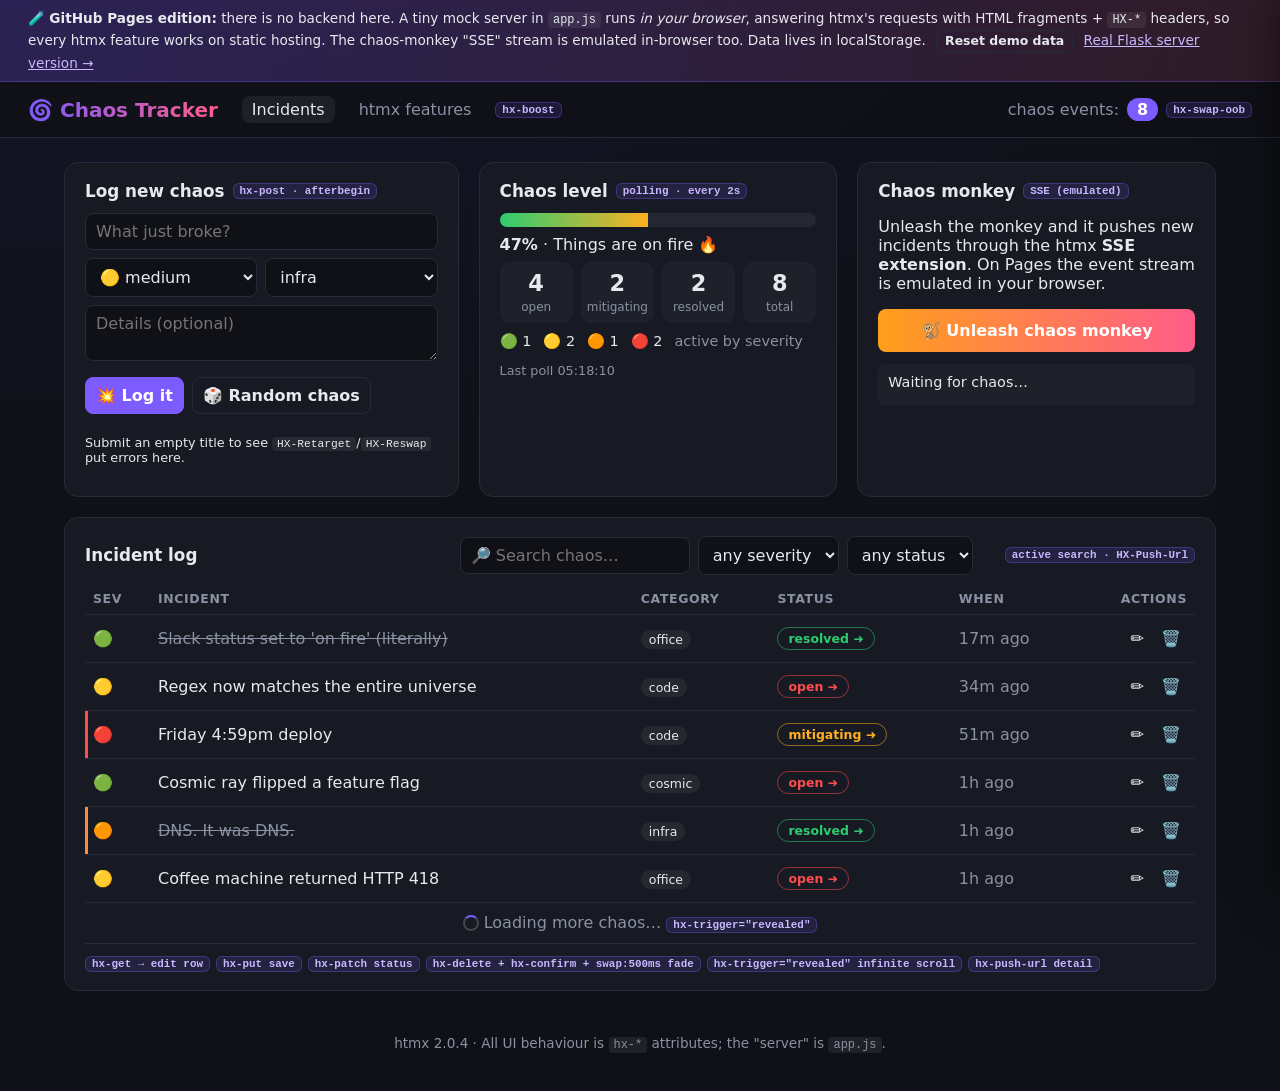
<file: docs/index.html>
<!doctype html>
<html lang="en">
<head>
  <meta charset="utf-8">
  <meta name="viewport" content="width=device-width, initial-scale=1">
  <title>Chaos Tracker · htmx demo</title>
  <link rel="icon" href="data:image/svg+xml,<svg xmlns=%22http://www.w3.org/2000/svg%22 viewBox=%220 0 100 100%22><text y=%22.9em%22 font-size=%2290%22>🌀</text></svg>">
  <link rel="stylesheet" href="style.css">
  <script src="htmx.min.js"></script>
  <script src="sse.js"></script>
  <script src="app.js"></script>
  <script src="toast.js" defer></script>
</head>
<body>
  <div id="root"><noscript>This demo needs JavaScript: htmx and an in-browser mock server power everything.</noscript></div>
  <script>ChaosApp.boot()</script>
</body>
</html>
</file>
<file: docs/style.css>
:root {
  --bg: #0f1117; --card: #171a23; --line: #262b38; --text: #e7e9ee; --muted: #8a91a3;
  --accent: #7c5cff; --accent2: #ff5c8a; --ok: #2ecc71; --warn: #ffb020; --bad: #ff4d4f;
  font-family: ui-sans-serif, system-ui, -apple-system, "Segoe UI", Roboto, sans-serif;
}
* { box-sizing: border-box; }
body { margin: 0; background: radial-gradient(1200px 600px at 10% -10%, #2a1d5c55, transparent), var(--bg); color: var(--text); }
a { color: inherit; }
code { background: #ffffff12; padding: 1px 5px; border-radius: 4px; font-size: .88em; }
.topbar { display: flex; align-items: center; gap: 24px; padding: 14px 28px; border-bottom: 1px solid var(--line); background: #0f1117cc; backdrop-filter: blur(8px); position: sticky; top: 0; z-index: 10; }
.brand { font-weight: 800; font-size: 1.25rem; text-decoration: none; background: linear-gradient(90deg, var(--accent), var(--accent2)); -webkit-background-clip: text; background-clip: text; color: transparent; }
nav { display: flex; gap: 14px; align-items: center; }
nav a { text-decoration: none; color: var(--muted); padding: 4px 10px; border-radius: 8px; }
nav a.active, nav a:hover { color: var(--text); background: #ffffff10; }
.counter-wrap { margin-left: auto; color: var(--muted); display: flex; gap: 8px; align-items: center; }
.count-pill { background: var(--accent); color: white; padding: 2px 10px; border-radius: 999px; }
main { max-width: 1200px; margin: 0 auto; padding: 24px; }
footer { text-align: center; color: var(--muted); font-size: .85rem; padding: 20px 0 40px; }
.grid { display: grid; grid-template-columns: 1.1fr 1fr 1fr; gap: 20px; margin-bottom: 20px; }
@media (max-width: 1000px) { .grid { grid-template-columns: 1fr; } }
.card { background: var(--card); border: 1px solid var(--line); border-radius: 14px; padding: 18px 20px; }
.card h2 { margin: 0 0 12px; font-size: 1.05rem; display: flex; align-items: center; gap: 8px; flex-wrap: wrap; }
.hx-badge { display: inline-block; font: 600 .68rem ui-monospace, SFMono-Regular, Menlo, monospace; color: #c9b8ff; background: #7c5cff22; border: 1px solid #7c5cff55; padding: 1px 6px; border-radius: 6px; cursor: help; white-space: nowrap; }
input, select, textarea, button { font: inherit; color: var(--text); background: #0f1117; border: 1px solid var(--line); border-radius: 8px; padding: 8px 10px; }
input:focus, select:focus, textarea:focus { outline: 2px solid var(--accent); outline-offset: -1px; }
form#new-event { display: grid; gap: 8px; }
.row2 { display: grid; grid-template-columns: 1fr 1fr; gap: 8px; }
textarea { resize: vertical; }
button { cursor: pointer; background: var(--accent); border-color: var(--accent); color: white; font-weight: 600; }
button:hover { filter: brightness(1.1); }
button.secondary { background: transparent; border-color: var(--line); color: var(--text); }
button[disabled] { opacity: .5; cursor: progress; }
button.icon { background: transparent; border: none; padding: 4px 6px; font-size: 1rem; }
.actions { display: flex; gap: 8px; }
.hint, .small { font-size: .8rem; }
.muted { color: var(--muted); }
.errors { margin: 0; padding: 8px 12px 8px 28px; background: #ff4d4f1a; border: 1px solid #ff4d4f66; border-radius: 8px; color: #ffb3b4; font-size: .88rem; }
.error { color: #ffb3b4; font-size: .8rem; }
/* stats */
.meter { height: 14px; background: #ffffff10; border-radius: 999px; overflow: hidden; }
.meter-fill { height: 100%; background: linear-gradient(90deg, var(--ok), var(--warn), var(--bad)); background-size: 300px 100%; transition: width .6s ease; }
.mood { margin: 8px 0; }
.stat-grid { display: grid; grid-template-columns: repeat(4, 1fr); gap: 8px; text-align: center; }
.stat-grid div { background: #ffffff08; border-radius: 10px; padding: 8px 4px; }
.stat-grid b { display: block; font-size: 1.4rem; }
.stat-grid span { color: var(--muted); font-size: .75rem; }
.sev-line { display: flex; gap: 12px; flex-wrap: wrap; font-size: .9rem; margin: 10px 0 0; }
/* monkey */
button.monkey { width: 100%; padding: 12px; background: linear-gradient(90deg, #ff9f1a, var(--accent2)); border: none; }
button.monkey.on { background: var(--bad); animation: pulse 1s infinite alternate; }
@keyframes pulse { to { box-shadow: 0 0 22px #ff4d4faa; } }
.ticker { margin-top: 12px; padding: 10px; border-radius: 8px; background: #ffffff08; font-size: .9rem; min-height: 42px; }
.ticker-item { animation: flash 1s ease; display: inline-block; }
@keyframes flash { from { background: #7c5cff55; } to { background: transparent; } }
/* list */
.list-head { display: flex; justify-content: space-between; align-items: center; gap: 12px; flex-wrap: wrap; margin-bottom: 8px; }
.list-head h2 { margin: 0; }
.filters { display: flex; gap: 8px; align-items: center; flex-wrap: wrap; }
.filters input[type=search] { width: 230px; }
table { width: 100%; border-collapse: collapse; }
th { text-align: left; color: var(--muted); font-size: .78rem; text-transform: uppercase; letter-spacing: .05em; padding: 8px; border-bottom: 1px solid var(--line); }
td { padding: 10px 8px; border-bottom: 1px solid var(--line); vertical-align: middle; }
td.right, th.right { text-align: right; } .nowrap { white-space: nowrap; }
tr.sev-critical td:first-child { box-shadow: inset 3px 0 var(--bad); }
tr.sev-high td:first-child { box-shadow: inset 3px 0 #ff8a3d; }
tr.st-resolved .title-link { text-decoration: line-through; color: var(--muted); }
.title-link { text-decoration: none; font-weight: 500; }
.title-link:hover { color: #c9b8ff; text-decoration: underline; }
.tag { font-size: .78rem; background: #ffffff10; padding: 2px 8px; border-radius: 999px; }
button.status { font-size: .78rem; padding: 3px 10px; border-radius: 999px; border: 1px solid; background: transparent; }
.status-open { color: var(--bad); border-color: #ff4d4f88 !important; }
.status-mitigating { color: var(--warn); border-color: #ffb02088 !important; }
.status-resolved { color: var(--ok); border-color: #2ecc7188 !important; }
tr.editing td { background: #7c5cff12; }
tr.editing input[name=title] { width: 100%; }
tr.empty td { text-align: center; color: var(--muted); padding: 30px; }
tr.load-more td { text-align: center; color: var(--muted); }
.legend { display: flex; gap: 6px; flex-wrap: wrap; margin: 12px 0 0; }
/* htmx swap animations */
tr.htmx-swapping { opacity: 0; transition: opacity .5s ease-out; }
tr.htmx-swapping td { background: #ff4d4f22; }
tr.htmx-added { opacity: 0; }
tr.fresh { opacity: 1; transition: opacity .6s ease-in; animation: flash 1.4s ease; }
/* indicator */
.spinner { display: inline-block; width: 16px; height: 16px; border: 2px solid #ffffff30; border-top-color: var(--accent); border-radius: 50%; animation: spin .7s linear infinite; vertical-align: middle; }
@keyframes spin { to { transform: rotate(360deg); } }
.htmx-indicator { opacity: 0; transition: opacity .2s; }
.htmx-request .htmx-indicator, .htmx-request.htmx-indicator { opacity: 1; }
/* detail drawer */
.detail { position: fixed; top: 0; right: 0; height: 100vh; width: 380px; max-width: 90vw; background: var(--card); border-left: 1px solid var(--line); transform: translateX(105%); transition: transform .3s ease; z-index: 20; padding: 24px; box-shadow: -20px 0 40px #0008; }
.detail.open { transform: none; }
.detail .close { position: absolute; top: 14px; right: 14px; }
.detail dl { display: grid; grid-template-columns: auto 1fr; gap: 6px 14px; }
.detail dt { color: var(--muted); }
.detail dd { margin: 0; }
/* toasts */
#toasts { position: fixed; bottom: 20px; right: 20px; display: flex; flex-direction: column; gap: 8px; z-index: 30; }
.toast { background: #1f2330; border: 1px solid var(--line); border-left: 4px solid var(--accent); padding: 10px 14px; border-radius: 10px; box-shadow: 0 10px 30px #0008; max-width: 360px; animation: slidein .25s ease; transition: opacity .4s, transform .4s; }
.toast-success { border-left-color: var(--ok); } .toast-warn { border-left-color: var(--warn); } .toast-error { border-left-color: var(--bad); }
.toast.leaving { opacity: 0; transform: translateX(20px); }
@keyframes slidein { from { opacity: 0; transform: translateY(10px); } }
.prose { line-height: 1.6; }
.features td, .features th { font-size: .9rem; }
/* Pages edition banner */
.pages-banner { background: linear-gradient(90deg, #7c5cff33, #ff5c8a22); border-bottom: 1px solid #7c5cff55; padding: 8px 28px; font-size: .85rem; line-height: 1.5; }
.pages-banner a { color: #c9b8ff; margin-left: 6px; }
button.tiny { padding: 1px 8px; font-size: .78rem; margin-left: 6px; }
</file>
